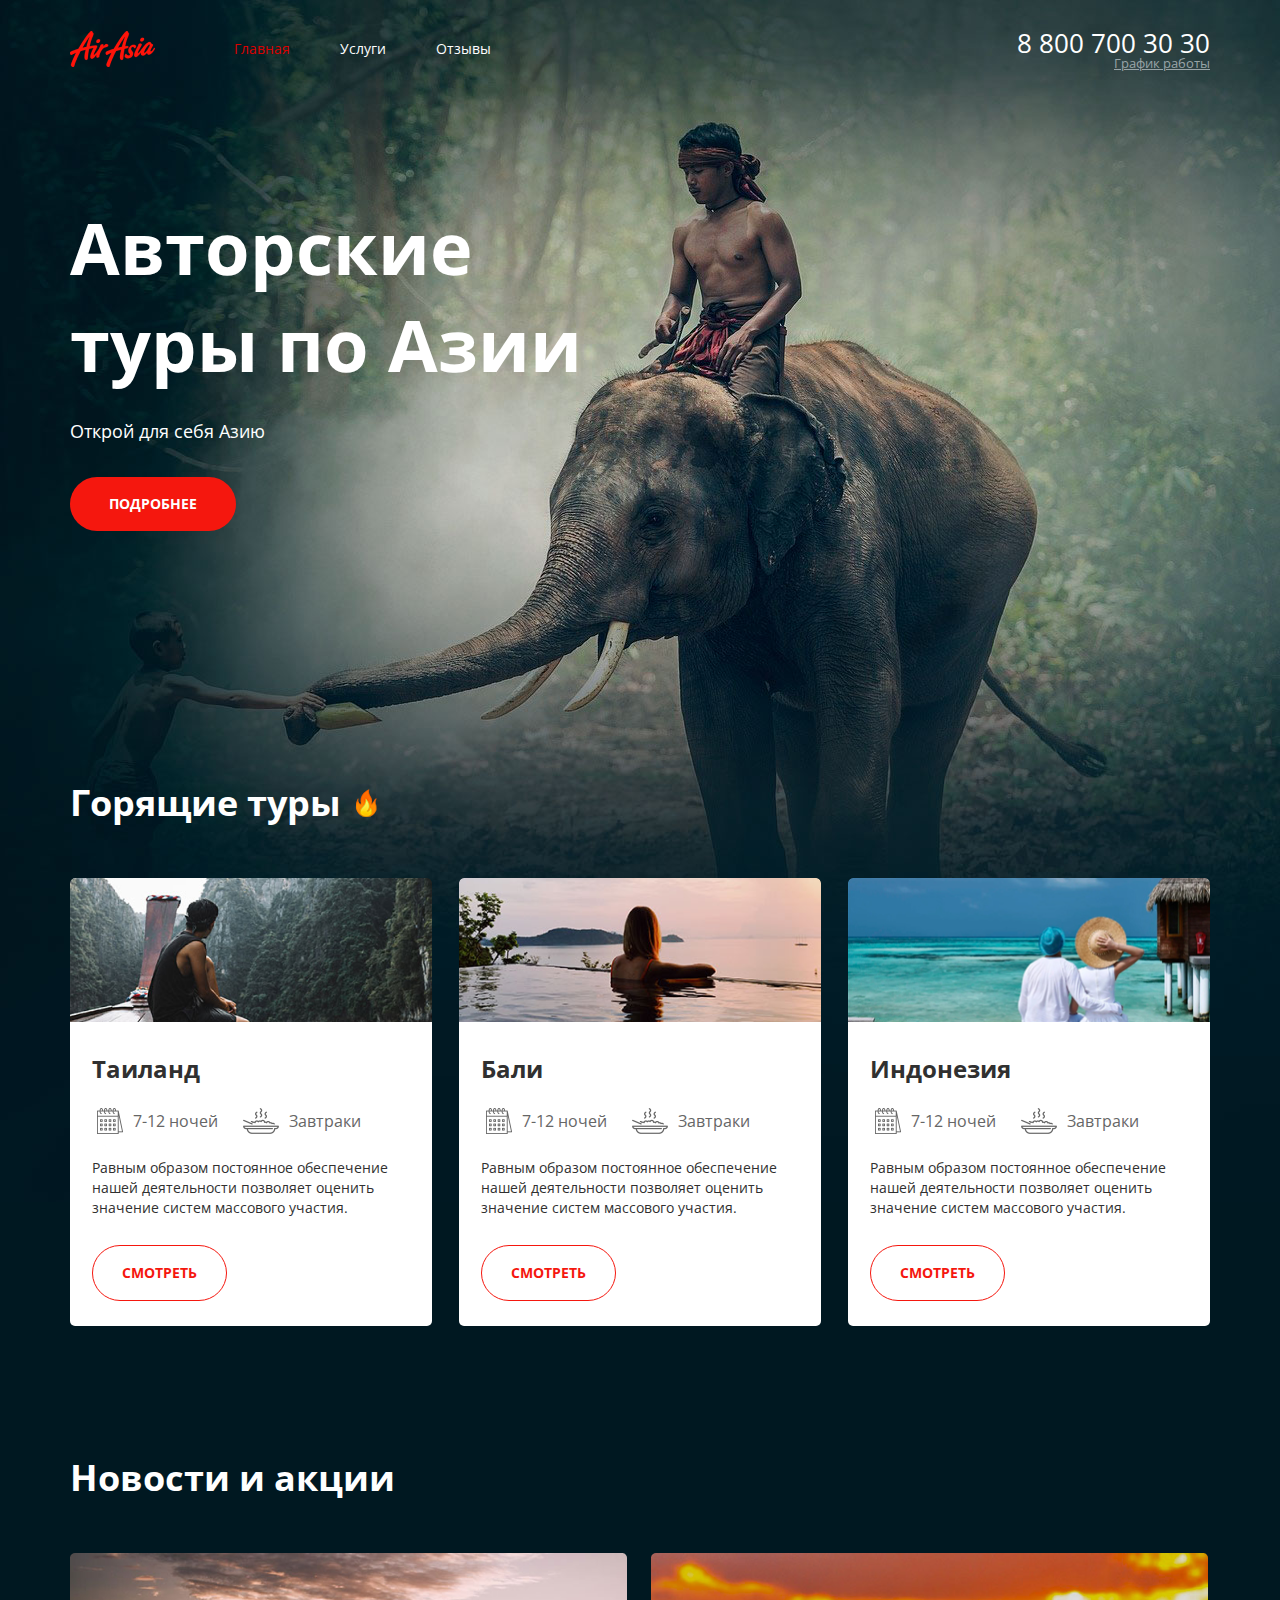
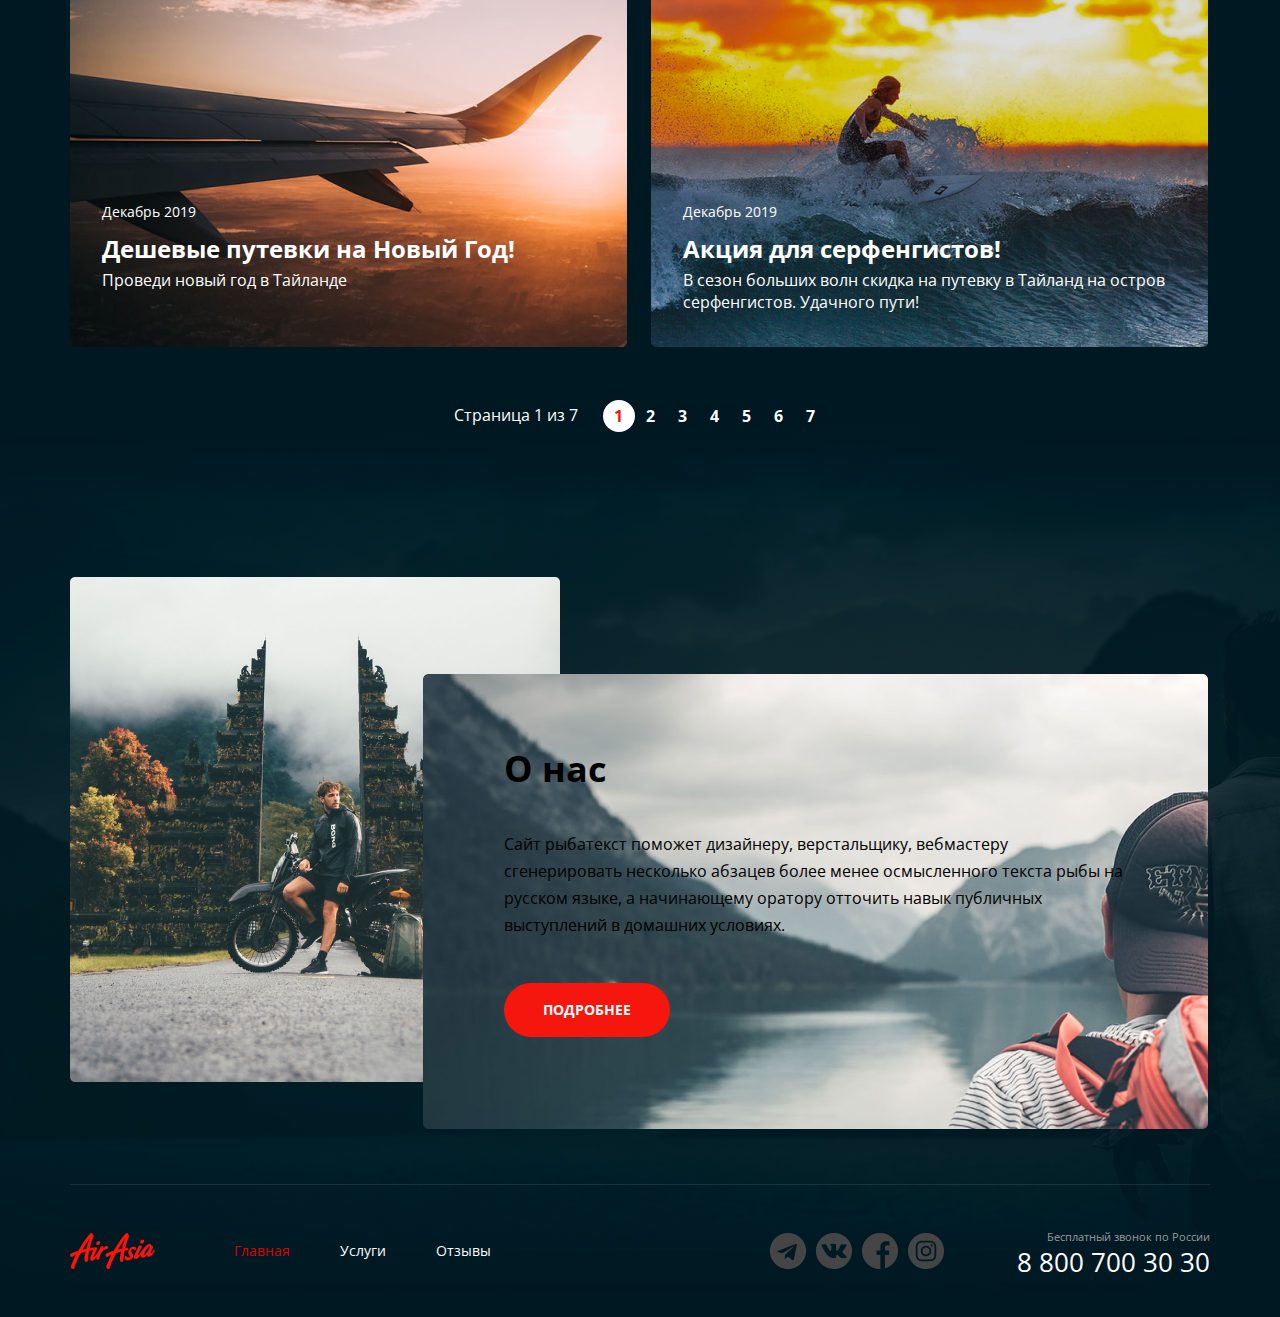
<file: index.html>
<!DOCTYPE html>
<html lang="en">
<head>
  <meta charset="UTF-8">
  <meta http-equiv="X-UA-Compatible" content="IE=edge">
  <meta name="viewport" content="width=device-width, initial-scale=1.0">
  <title>Document</title>
  <link rel="stylesheet" href="./css/main.css">
</head>
<body>
  <div class="wrapper main-page-wrapper">
    <div class="hero">
      <div class="container hero__container">
        <header class="header">
          <div class="header__col">
            <a href="/welcome.html" class="logo">
              <img class="logo__img" src="./img/logo.png" alt="Лого сайта">
            </a>
            <nav class="navigation">
              <ul class="navigation__list">
                <li class="navigation__item navigation__item--active"><a href="./index.html" class="navigation__link">Главная</a></li>
                <li class="navigation__item"><a href="./services.html" class="navigation__link">Услуги</a></li>
                <li class="navigation__item"><a href="./reviews.html" class="navigation__link">Отзывы</a></li>
              </ul>
            </nav>
          </div>
          <div class="header__col header__col--align--right">
            <address class="info">
              <a class="info__tel" href="tel:+78007003030">8 800 700 30 30</a>
              <div class="info__workhours">
                <div class="info__workhours-title">График работы</div>
                <div class="info__dropdown">
                  <div class="dropdown">
                    <div class="dropdown__main">пн-вс: 09:00 - 20:00</div>
                    <div class="dropdown__sub">Обед: 14:00-14:30</div>
                  </div>
                </div>
            </address>
          </div>
        </header>
        <div class="hero__content">
          <h1 class="hero__title">Авторские туры по Азии</h1>
          <h4 class="hero__subtitle">Открой для себя Азию</h4>
          <a href="#" class="btn">Подробнее</a>
        </div>
      </div>
    </div>
    <main class="main-content">
      <section class="section">
        <div class="container">
          <h2 class="section__title section__title--fire">Горящие туры</h2>
          <ul class="tours">
            <li class="tours__item">
              <div class="tours__image-wrapper">
                <img class="tours__image" src="./img/tour-1.png" alt="Таиланд">
              </div>
              <div class="tours__content">
                <h3 class="tours__title">Таиланд</h3>
                <ul class="tours__features">
                  <li class="tours__feature">
                    <img class="tours__feature-img" src="./img/icon-calendar.svg">
                    <div class="tours__feature-text">7-12 ночей</div>
                  </li>
                  <li class="tours__feature">
                    <img class="tours__feature-img" src="./img/icon-meal.svg">
                    <div class="tours__feature-text">Завтраки</div>
                  </li>
                </ul>
                <div class="tours__description">
                  <p>Равным образом постоянное обеспечение нашей деятельности позволяет оценить значение систем массового участия.</p>
                </div>
                <a href="#" class="btn btn--theme-empty btn--size--small">Смотреть</a>
              </div>
            </li>
            <li class="tours__item">
              <div class="tours__image-wrapper">
                <img class="tours__image" src="./img/tour-2.png" alt="Бали">
              </div>
              <div class="tours__content">
                <h3 class="tours__title">Бали</h3>
                <ul class="tours__features">
                  <li class="tours__feature">
                    <img class="tours__feature-img" src="./img/icon-calendar.svg">
                    <div class="tours__feature-text">7-12 ночей</div>
                  </li>
                  <li class="tours__feature">
                    <img class="tours__feature-img" src="./img/icon-meal.svg">
                    <div class="tours__feature-text">Завтраки</div>
                  </li>
                </ul>
                <div class="tours__description">
                  <p>Равным образом постоянное обеспечение нашей деятельности позволяет оценить значение систем массового участия.</p>
                </div>
                <a href="#" class="btn btn--theme-empty btn--size--small">Смотреть</a>
              </div>
            </li>
            <li class="tours__item">
              <div class="tours__image-wrapper">
                <img class="tours__image" src="./img/tour-3.png" alt="Индонезия">
              </div>
              <div class="tours__content">
                <h3 class="tours__title">Индонезия</h3>
                <ul class="tours__features">
                  <li class="tours__feature">
                    <img class="tours__feature-img" src="./img/icon-calendar.svg">
                    <div class="tours__feature-text">7-12 ночей</div>
                  </li>
                  <li class="tours__feature">
                    <img class="tours__feature-img" src="./img/icon-meal.svg">
                    <div class="tours__feature-text">Завтраки</div>
                  </li>
                </ul>
                <div class="tours__description">
                  <p>Равным образом постоянное обеспечение нашей деятельности позволяет оценить значение систем массового участия.</p>
                </div>
                <a href="#" class="btn btn--theme-empty btn--size--small">Смотреть</a>
              </div>
            </li>
          </ul>
      </section>
      <section class="section">
        <div class="container">
          <h2 class="section__title">Новости и акции</h2>
          <ul class="news">
            <li class="news__item">
              <img class="news__background" src="./img/news-1.png">
              <div class="news__content">
                <div class="news__date">Декабрь 2019</div>
                <h3 class="news__title">Дешевые путевки на Новый Год!</h3>
                <p class="news__text">Проведи новый год в Тайланде</p>
              </div>
            </li>
            <li class="news__item">
              <img class="news__background" src="./img/news-2.png">
              <div class="news__content">
                <div class="news__date">Декабрь 2019</div>
                <h3 class="news__title">Акция для серфенгистов!</h3>
                <p class="news__text">В сезон больших волн скидка на путевку в Тайланд на остров серфенгистов. Удачного пути!</p>
              </div>
            </li>
          </ul>
          <div class="pagination news__pagination">
            <div class="pagination__text">Страница 1 из 7</div>
            <ul class="pagination__list">
              <li class="pagination__item pagination__item--active"><a href="" class="pagination__link">1</a></li>
              <li class="pagination__item"><a href="" class="pagination__link">2</a></li>
              <li class="pagination__item"><a href="" class="pagination__link">3</a></li>
              <li class="pagination__item"><a href="" class="pagination__link">4</a></li>
              <li class="pagination__item"><a href="" class="pagination__link">5</a></li>
              <li class="pagination__item"><a href="" class="pagination__link">6</a></li>
              <li class="pagination__item"><a href="" class="pagination__link">7</a></li>
            </ul>
          </div>
        </div>
      </section>
      <aside class="section">
        <div class="container">
          <div class="about">
            <div class="about__content">
              <h2 class="about__title">О нас</h2>
              <div class="about__text">
                <p>
                  Сайт рыбатекст поможет дизайнеру,
                  верстальщику, вебмастеру сгенерировать несколько абзацев более менее осмысленного текста рыбы на русском языке,
                  а начинающему оратору отточить навык публичных выступлений в домашних условиях.
                </p>
              </div>
              <a href="" class="btn">Подробнее</a>
            </div>
          </div>
        </div>
      </aside>
    </main>
    <div class="footer-wrapper">
      <div class="container footer-wrapper__content">
        <footer class="footer">
          <div class="footer__col">
            <a href="/welcome.html" class="logo">
              <img class="logo__img" src="./img/logo.png" alt="Лого сайта">
            </a>
            <nav class="navigation">
              <ul class="navigation__list">
                <li class="navigation__item navigation__item--active"><a href="./index.html" class="navigation__link">Главная</a></li>
                <li class="navigation__item"><a href="./services.html" class="navigation__link">Услуги</a></li>
                <li class="navigation__item"><a href="./reviews.html" class="navigation__link">Отзывы</a></li>
              </ul>
            </nav>
          </div>
          <div class="footer__col footer__col--align--right">
            <div class="social">
              <ul class="social__list">
                <li class="social__item social__item--icon-telegram">
                  <a href="" class="social__link"></a>
                </li>
                <li class="social__item social__item--icon-vk">
                  <a href="" class="social__link"></a>
                </li>
                <li class="social__item social__item--icon-fb">
                  <a href="" class="social__link"></a>
                </li>
                <li class="social__item social__item--icon-insta">
                  <a href="" class="social__link"></a>
                </li>
              </ul>
            </div>
            <div class="info">
              <div class="info__calls">Бесплатный звонок по России</div>
              <a class="info__tel" href="tel:+78007003030">8 800 700 30 30</a>
            </div>
          </div>
        </footer>
      </div>
    </div>
  </div>
</body>
</html>
</file>
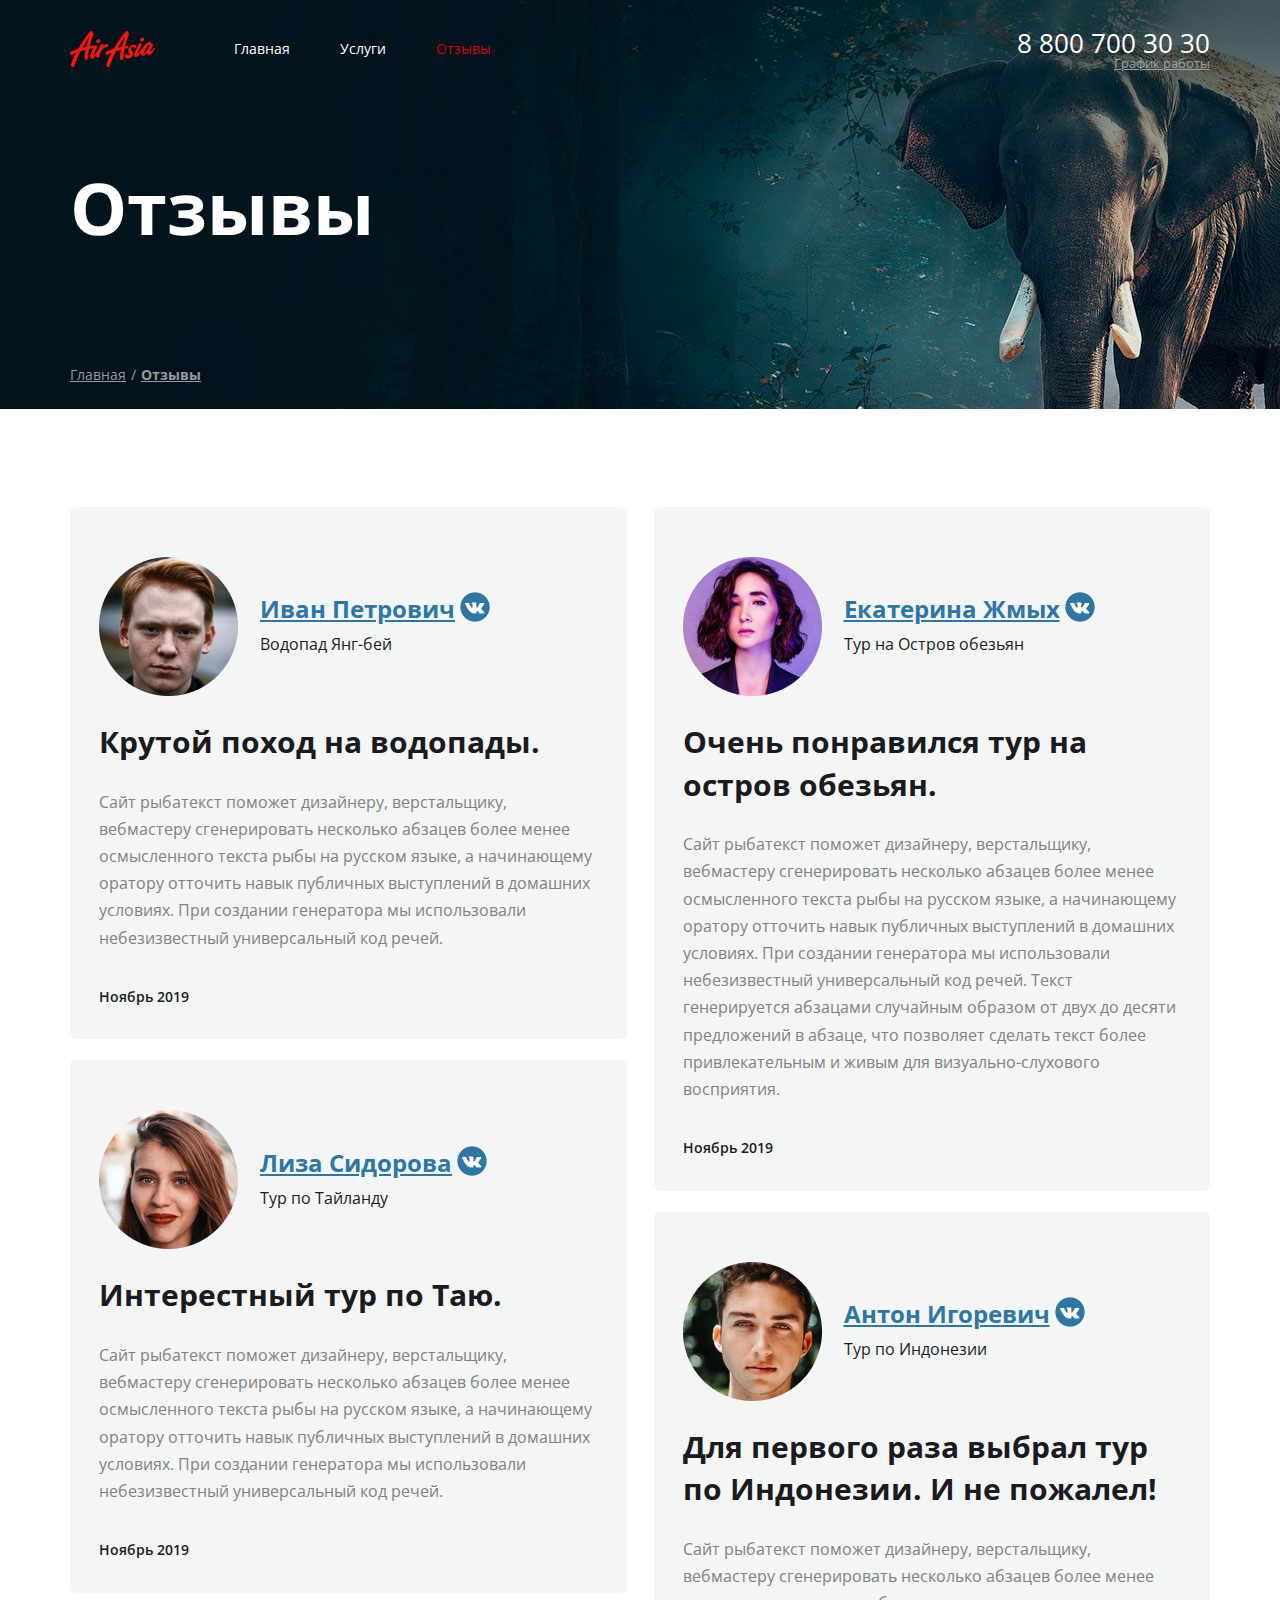
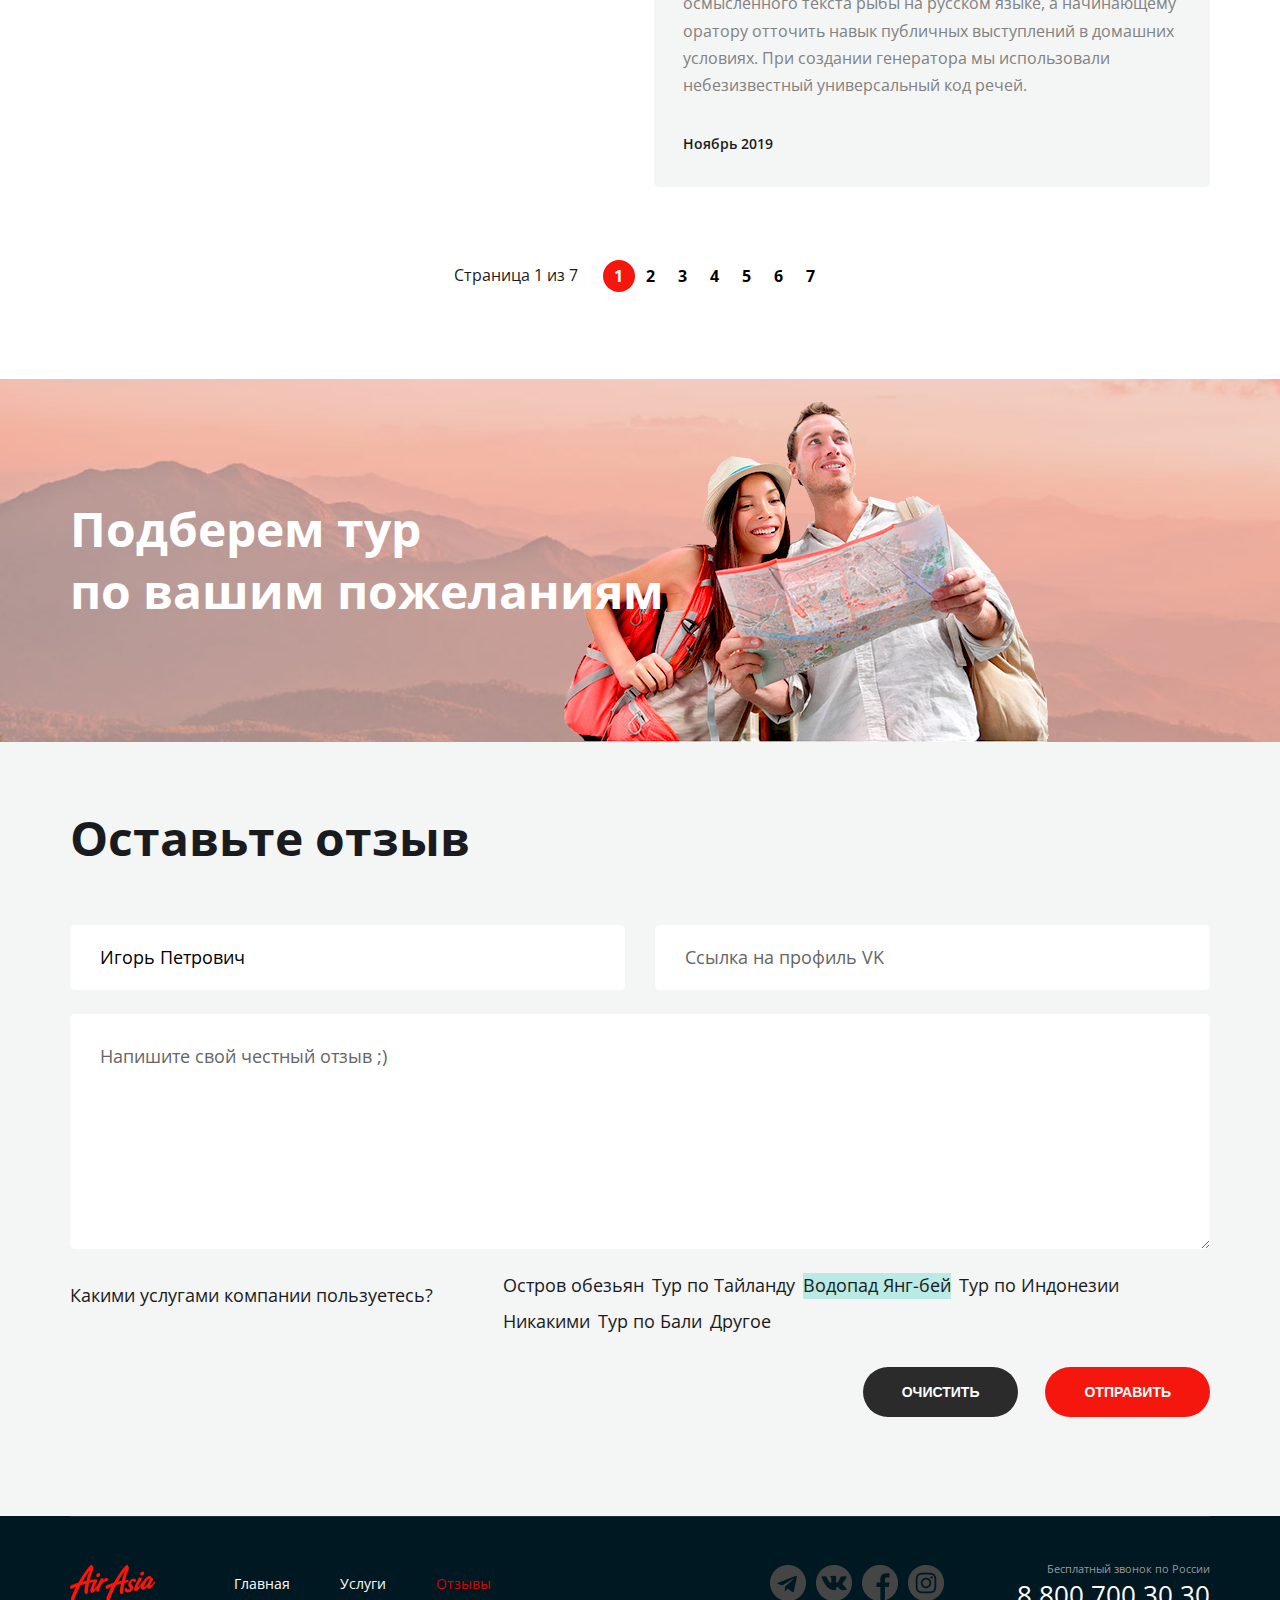
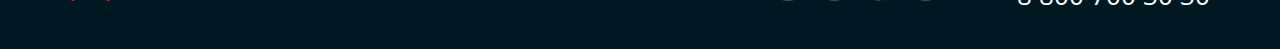
<file: reviews.html>
<!DOCTYPE html>
<html lang="en">
<head>
  <meta charset="UTF-8">
  <meta http-equiv="X-UA-Compatible" content="IE=edge">
  <meta name="viewport" content="width=device-width, initial-scale=1.0">
  <title>Document</title>
  <link rel="stylesheet" href="./css/main.css">
</head>
<body>
  <div class="wrapper">
    <section class="top-line">
      <div class="container top-line__container">
        <header class="header">
          <div class="header__col">
            <a href="/welcome.html" class="logo">
              <img class="logo__img" src="./img/logo.png" alt="Лого сайта">
            </a>
            <nav class="navigation">
              <ul class="navigation__list">
                <li class="navigation__item"><a href="./index.html" class="navigation__link">Главная</a></li>
                <li class="navigation__item"><a href="./services.html" class="navigation__link">Услуги</a></li>
                <li class="navigation__item navigation__item--active"><a href="./reviews.html" class="navigation__link">Отзывы</a></li>
              </ul>
            </nav>
          </div>
          <div class="header__col header__col--align--right">
            <address class="info">
              <a class="info__tel" href="tel:+78007003030">8 800 700 30 30</a>
              <div class="info__workhours">
                <div class="info__workhours-title">График работы</div>
                <div class="info__dropdown">
                  <div class="dropdown">
                    <div class="dropdown__main">пн-вс: 09:00 - 20:00</div>
                    <div class="dropdown__sub">Обед: 14:00-14:30</div>
                  </div>
                </div>
            </address>
          </div>
        </header>
        <h1 class="page-title">Отзывы</h1>
        <nav class="breadcrumbs">
          <ul class="breadcrumbs__list">
            <li class="breadcrumbs__item">
              <a class="breadcrumbs__link" href="./index.html">Главная</a>
            </li>
            <li class="breadcrumbs__item breadcrumbs__item--active">
              <a class="breadcrumbs__link" href="./reviews.html">Отзывы</a>
            </li>
          </ul>
        </nav>
      </div>
    </section>
    <main class="reviews">
      <div class="container">
        <ul class="reviews__list">
          <li class="reviews__item">
            <div class="reviews__header">
              <div class="reviews__photo">
                <div class="avatar">
                  <img src="./img/review-1.png" alt="" class="avatar__img">
                </div>
              </div>
              <div class="reviews__user">
                <a href="#" class="reviews__username">Иван Петрович</a>
                <ul class="reviews__tags">
                  <li class="reviews__tag-item tag tag--color--green">Водопад Янг-бей</li>
                </ul>
              </div>
            </div>
            <div class="reviews__content">
              <h3 class="reviews__title">Крутой поход на водопады.</h3>
              <div class="reviews__text">
                <p>Сайт рыбатекст поможет дизайнеру, верстальщику, вебмастеру сгенерировать несколько абзацев более менее осмысленного текста рыбы на русском языке, а начинающему оратору отточить навык публичных выступлений в домашних условиях. При создании генератора мы использовали небезизвестный универсальный код речей. </p>
              </div>
              <time class="reviews__date">Ноябрь 2019</time>
            </div>
          </li>
          <li class="reviews__item">
            <div class="reviews__header">
              <div class="reviews__photo">
                <div class="avatar">
                  <img src="./img/review-2.png" alt="" class="avatar__img">
                </div>
              </div>
              <div class="reviews__user">
                <a href="#" class="reviews__username">Лиза Сидорова</a>
                <ul class="reviews__tags">
                  <li class="reviews__tag-item tag tag--color--green">Тур по Тайланду</li>
                </ul>
              </div>
            </div>
            <div class="reviews__content">
              <h3 class="reviews__title">Интерестный тур по Таю.</h3>
              <div class="reviews__text">
                <p>Сайт рыбатекст поможет дизайнеру, верстальщику, вебмастеру сгенерировать несколько абзацев более менее осмысленного текста рыбы на русском языке, а начинающему оратору отточить навык публичных выступлений в домашних условиях. При создании генератора мы использовали небезизвестный универсальный код речей. </p>
              </div>
              <time class="reviews__date">Ноябрь 2019</time>
            </div>
          </li>
          <li class="reviews__item">
            <div class="reviews__header">
              <div class="reviews__photo">
                <div class="avatar">
                  <img src="./img/review-3.png" alt="" class="avatar__img">
                </div>
              </div>
              <div class="reviews__user">
                <a href="#" class="reviews__username">Екатерина Жмых</a>
                <ul class="reviews__tags">
                  <li class="reviews__tag-item tag tag--color--green">Тур на Остров обезьян</li>
                </ul>
              </div>
            </div>
            <div class="reviews__content">
              <h3 class="reviews__title">Очень понравился тур на остров обезьян.</h3>
              <div class="reviews__text">
                <p>Сайт рыбатекст поможет дизайнеру, верстальщику, вебмастеру сгенерировать несколько абзацев более менее осмысленного текста рыбы на русском языке, а начинающему оратору отточить навык публичных выступлений в домашних условиях. При создании генератора мы использовали небезизвестный универсальный код речей. Текст генерируется абзацами случайным образом от двух до десяти предложений в абзаце, что позволяет сделать текст более привлекательным и живым для визуально-слухового восприятия.</p>
              </div>
              <time class="reviews__date">Ноябрь 2019</time>
            </div>
          </li>
          <li class="reviews__item">
            <div class="reviews__header">
              <div class="reviews__photo">
                <div class="avatar">
                  <img src="./img/review-4.png" alt="" class="avatar__img">
                </div>
              </div>
              <div class="reviews__user">
                <a href="#" class="reviews__username">Антон Игоревич</a>
                <ul class="reviews__tags">
                  <li class="reviews__tag-item tag tag--color--green">Тур по Индонезии</li>
                </ul>
              </div>
            </div>
            <div class="reviews__content">
              <h3 class="reviews__title">Для первого раза выбрал тур по Индонезии. И не пожалел!</h3>
              <div class="reviews__text">
                <p>Сайт рыбатекст поможет дизайнеру, верстальщику, вебмастеру сгенерировать несколько абзацев более менее осмысленного текста рыбы на русском языке, а начинающему оратору отточить навык публичных выступлений в домашних условиях. При создании генератора мы использовали небезизвестный универсальный код речей.</p>
              </div>
              <time class="reviews__date">Ноябрь 2019</time>
            </div>
          </li>
        </ul>
        <div class="pagination pagination--theme--light">
          <div class="pagination__text">Страница 1 из 7</div>
          <ul class="pagination__list">
            <li class="pagination__item pagination__item--active"><a href="" class="pagination__link">1</a></li>
            <li class="pagination__item"><a href="" class="pagination__link">2</a></li>
            <li class="pagination__item"><a href="" class="pagination__link">3</a></li>
            <li class="pagination__item"><a href="" class="pagination__link">4</a></li>
            <li class="pagination__item"><a href="" class="pagination__link">5</a></li>
            <li class="pagination__item"><a href="" class="pagination__link">6</a></li>
            <li class="pagination__item"><a href="" class="pagination__link">7</a></li>
          </ul>
        </div>
      </div>
    </main>
    <section class="promo">
      <div class="container">
        <h2 class="promo-title">Подберем тур по&nbsp;вашим пожеланиям</h2>
      </div>
    </section>
    <section class="inner-section inner-section--bg--gray inner-section--padding--small">
      <div class="container">
        <h2 class="inner-section__title">Оставьте отзыв</h2>
        <form action="" class="form">
          <div class="form__row">
            <input type="text" placeholder="ФИО" class="form__input" value="Игорь Петрович ">
            <input type="text" placeholder="Ссылка на профиль VK" class="form__input">
          </div>
          <div class="form__row">
            <textarea placeholder="Напишите свой честный отзыв ;)" class="form__input form__input--textarea"></textarea>
          </div>
          <div class="form__controls">
            <div class="form__controls-question">Какими услугами компании пользуетесь?</div>
            <ul class="controls">
              <li class="controls__item">
                <label class="controls__elem">
                  <input type="checkbox" class="controls__checkbox">
                  <div class="tag controls__tag">Остров обезьян</div>
                </label>
              </li>
              <li class="controls__item">
                <label class="controls__elem">
                  <input type="checkbox" class="controls__checkbox">
                  <div class="tag controls__tag">Тур по Тайланду</div>
                </label>
              </li>
              <li class="controls__item">
                <label class="controls__elem">
                  <input type="checkbox" class="controls__checkbox" checked>
                  <div class="tag controls__tag">Водопад Янг-бей</div>
                </label>
              </li>
              <li class="controls__item">
                <label class="controls__elem">
                  <input type="checkbox" class="controls__checkbox">
                  <div class="tag controls__tag">Тур по Индонезии</div>
                </label>
              </li>
              <li class="controls__item">
                <label class="controls__elem">
                  <input type="checkbox" class="controls__checkbox">
                  <div class="tag controls__tag">Никакими</div>
                </label>
              </li>
              <li class="controls__item">
                <label class="controls__elem">
                  <input type="checkbox" class="controls__checkbox">
                  <div class="tag controls__tag">Тур по Бали</div>
                </label>
              </li>
              <li class="controls__item">
                <label class="controls__elem">
                  <input type="checkbox" class="controls__checkbox">
                  <div class="tag controls__tag">Другое</div>
                </label>
              </li>
            </ul>
          </div>
          <div class="form__bottom">
            <button type="reset" class="btn btn--theme--dark form__btn">Очистить</button>
            <button type="submit" class="btn form__btn">Отправить</button>
          </div>
        </form>
      </div>
    </section>
    <div class="footer-wrapper">
      <div class="container footer-wrapper__content">
        <footer class="footer">
          <div class="footer__col">
            <a href="/welcome.html" class="logo">
              <img class="logo__img" src="./img/logo.png" alt="Лого сайта">
            </a>
            <nav class="navigation">
              <ul class="navigation__list">
                <li class="navigation__item"><a href="./index.html" class="navigation__link">Главная</a></li>
                <li class="navigation__item"><a href="./services.html" class="navigation__link">Услуги</a></li>
                <li class="navigation__item navigation__item--active"><a href="./reviews.html" class="navigation__link">Отзывы</a></li>
              </ul>
            </nav>
          </div>
          <div class="footer__col footer__col--align--right">
            <div class="social">
              <ul class="social__list">
                <li class="social__item social__item--icon-telegram">
                  <a href="" class="social__link"></a>
                </li>
                <li class="social__item social__item--icon-vk">
                  <a href="" class="social__link"></a>
                </li>
                <li class="social__item social__item--icon-fb">
                  <a href="" class="social__link"></a>
                </li>
                <li class="social__item social__item--icon-insta">
                  <a href="" class="social__link"></a>
                </li>
              </ul>
            </div>
            <div class="info">
              <div class="info__calls">Бесплатный звонок по России</div>
              <a class="info__tel" href="tel:+78007003030">8 800 700 30 30</a>
            </div>
          </div>
        </footer>
      </div>
    </div>
  </div>
</body>
</html>
</file>
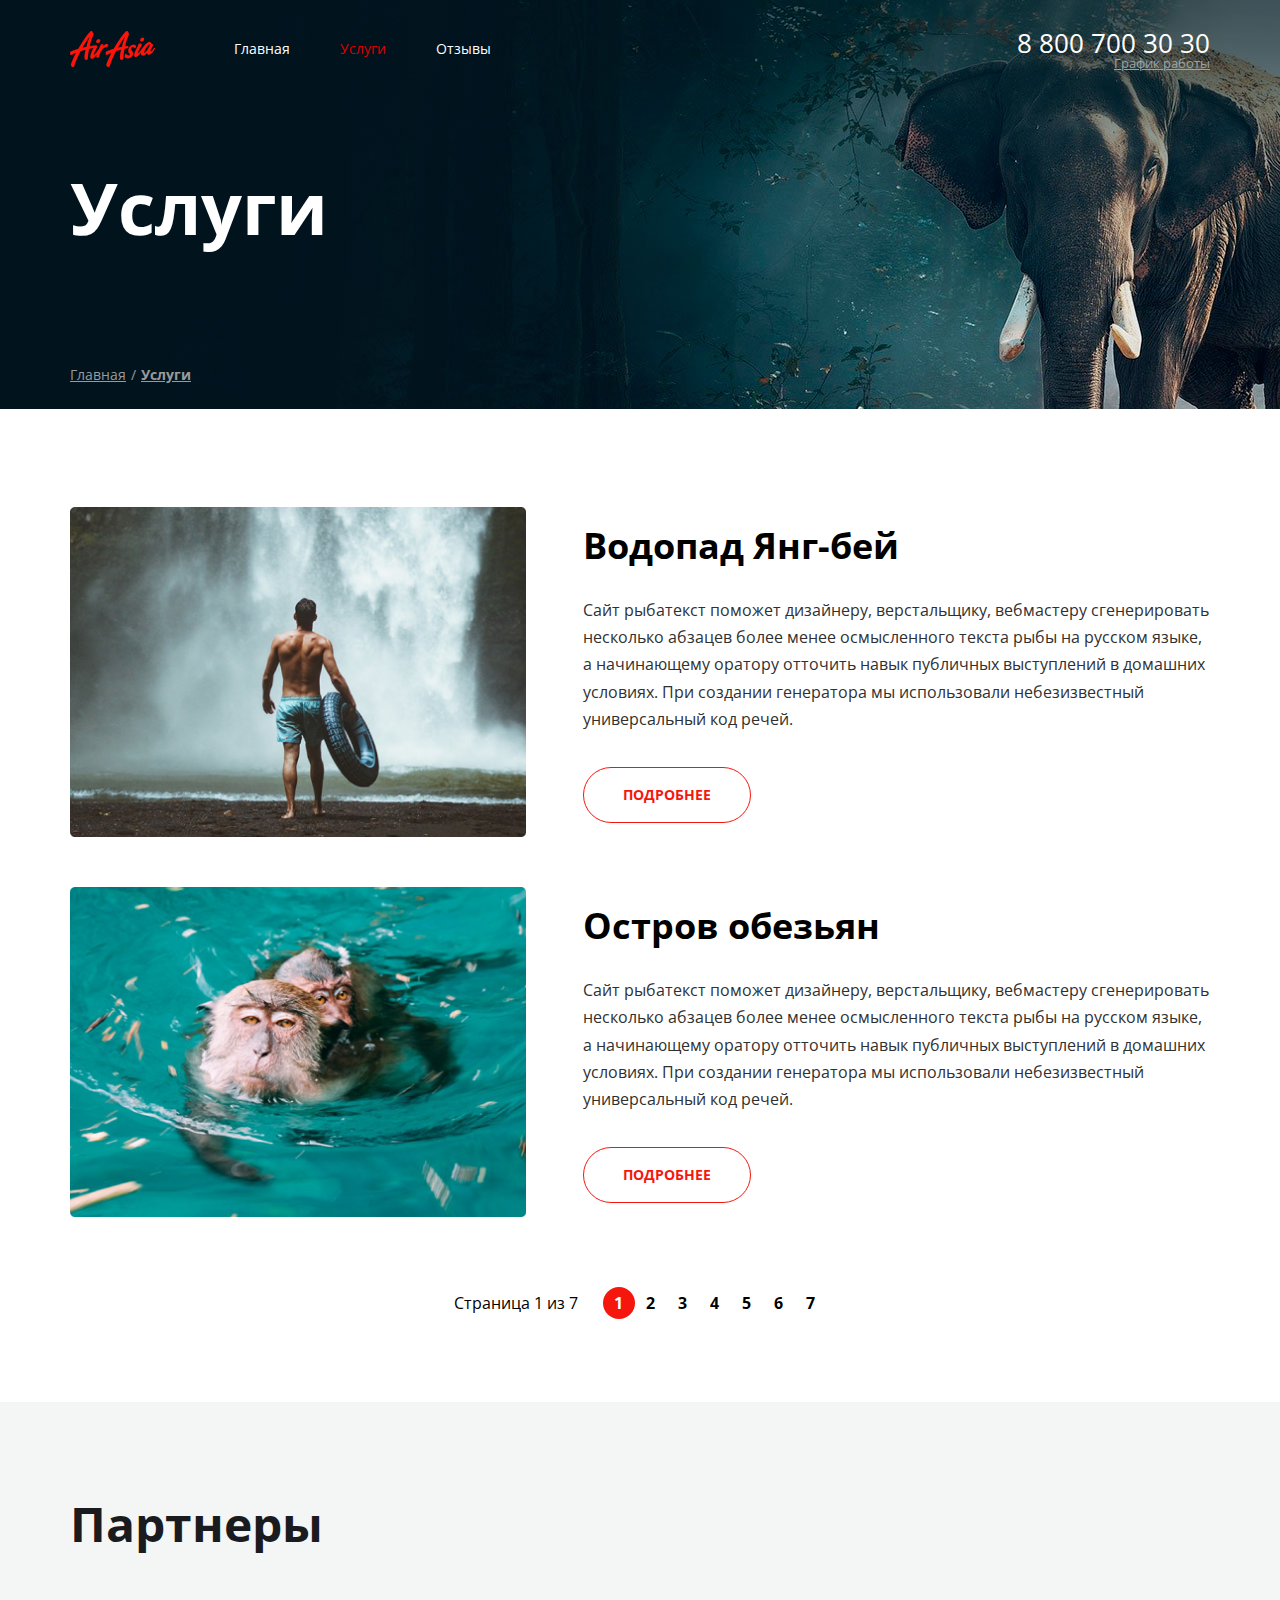
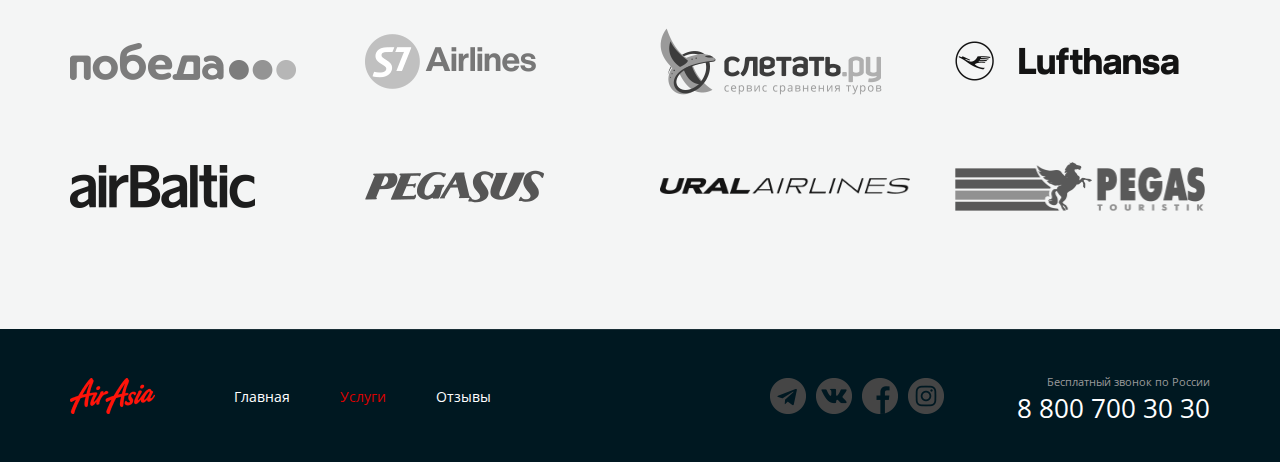
<file: services.html>
<!DOCTYPE html>
<html lang="en">
<head>
  <meta charset="UTF-8">
  <meta http-equiv="X-UA-Compatible" content="IE=edge">
  <meta name="viewport" content="width=device-width, initial-scale=1.0">
  <title>Document</title>
  <link rel="stylesheet" href="./css/main.css">
</head>
<body>
  <div class="wrapper">
    <section class="top-line">
      <div class="container top-line__container">
        <header class="header">
          <div class="header__col">
            <a href="/welcome.html" class="logo">
              <img class="logo__img" src="./img/logo.png" alt="Лого сайта">
            </a>
            <nav class="navigation">
              <ul class="navigation__list">
                <li class="navigation__item"><a href="./index.html" class="navigation__link">Главная</a></li>
                <li class="navigation__item navigation__item--active"><a href="./services.html" class="navigation__link">Услуги</a></li>
                <li class="navigation__item"><a href="./reviews.html" class="navigation__link">Отзывы</a></li>
              </ul>
            </nav>
          </div>
          <div class="header__col header__col--align--right">
            <address class="info">
              <a class="info__tel" href="tel:+78007003030">8 800 700 30 30</a>
              <div class="info__workhours">
                <div class="info__workhours-title">График работы</div>
                <div class="info__dropdown">
                  <div class="dropdown">
                    <div class="dropdown__main">пн-вс: 09:00 - 20:00</div>
                    <div class="dropdown__sub">Обед: 14:00-14:30</div>
                  </div>
                </div>
            </address>
          </div>
        </header>
        <h1 class="page-title">Услуги</h1>
        <nav class="breadcrumbs">
          <ul class="breadcrumbs__list">
            <li class="breadcrumbs__item">
              <a class="breadcrumbs__link" href="">Главная</a>
            </li>
            <li class="breadcrumbs__item breadcrumbs__item--active">
              <a class="breadcrumbs__link" href="">Услуги</a>
            </li>
          </ul>
        </nav>
      </div>
    </section>
    <main class="services">
      <div class="container">
        <ul class="services__list">
          <li class="services__item">
            <div class="services__img-wrapper">
              <img src="./img/service-1.png" alt="waterfall" class="services__img">
            </div>
            <div class="services__content">
              <h2 class="services__title">Водопад Янг-бей</h2>
              <div class="services__text">
                <p>Сайт рыбатекст поможет дизайнеру, верстальщику, вебмастеру сгенерировать несколько абзацев более менее осмысленного текста рыбы на русском языке, а начинающему оратору отточить навык публичных выступлений в домашних условиях. При создании генератора мы использовали небезизвестный универсальный код речей.</p>
              </div>
              <a href="" class="btn btn--theme-empty">Подробнее</a>
            </div>
          </li>
          <li class="services__item">
            <div class="services__img-wrapper">
              <img src="./img/service-2.png" alt="monkeys" class="services__img">
            </div>
            <div class="services__content">
              <h2 class="services__title">Остров обезьян</h2>
              <div class="services__text">
                <p>Сайт рыбатекст поможет дизайнеру, верстальщику, вебмастеру сгенерировать несколько абзацев более менее осмысленного текста рыбы на русском языке, а начинающему оратору отточить навык публичных выступлений в домашних условиях. При создании генератора мы использовали небезизвестный универсальный код речей.</p>
              </div>
              <a href="" class="btn btn--theme-empty">Подробнее</a>
            </div>
          </li>
        </ul>
        <div class="pagination pagination--theme--light">
          <div class="pagination__text">Страница 1 из 7</div>
          <ul class="pagination__list">
            <li class="pagination__item pagination__item--active"><a href="" class="pagination__link">1</a></li>
            <li class="pagination__item"><a href="" class="pagination__link">2</a></li>
            <li class="pagination__item"><a href="" class="pagination__link">3</a></li>
            <li class="pagination__item"><a href="" class="pagination__link">4</a></li>
            <li class="pagination__item"><a href="" class="pagination__link">5</a></li>
            <li class="pagination__item"><a href="" class="pagination__link">6</a></li>
            <li class="pagination__item"><a href="" class="pagination__link">7</a></li>
          </ul>
        </div>
      </div>
    </main>
    <section class="inner-section inner-section--bg--gray">
      <div class="container">
        <h2 class="inner-section__title">Партнеры</h2>
        <ul class="parthners">
          <li class="parthners__item">
            <a href="" class="parthers__link">
              <img src="./img/parthner-1.png" alt="parthner logo">
            </a>
          </li>
          <li class="parthners__item">
            <a href="" class="parthers__link">
              <img src="./img/parthner-2.png" alt="parthner logo">
            </a>
          </li>
          <li class="parthners__item">
            <a href="" class="parthers__link">
              <img src="./img/parthner-3.png" alt="parthner logo">
            </a>
          </li>
          <li class="parthners__item">
            <a href="" class="parthers__link">
              <img src="./img/parthner-4.png" alt="parthner logo">
            </a>
          </li>
          <li class="parthners__item">
            <a href="" class="parthers__link">
              <img src="./img/parthner-5.png" alt="parthner logo">
            </a>
          </li>
          <li class="parthners__item">
            <a href="" class="parthers__link">
              <img src="./img/parthner-6.png" alt="parthner logo">
            </a>
          </li>
          <li class="parthners__item">
            <a href="" class="parthers__link">
              <img src="./img/parthner-7.png" alt="parthner logo">
            </a>
          </li>
          <li class="parthners__item">
            <a href="" class="parthers__link">
              <img src="./img/parthner-8.png" alt="parthner logo">
            </a>
          </li>
        </ul>
      </div>
    </section>
    <div class="footer-wrapper">
      <div class="container footer-wrapper__content">
        <footer class="footer">
          <div class="footer__col">
            <a href="/welcome.html" class="logo">
              <img class="logo__img" src="./img/logo.png" alt="Лого сайта">
            </a>
            <nav class="navigation">
              <ul class="navigation__list">
                <li class="navigation__item"><a href="./index.html" class="navigation__link">Главная</a></li>
                <li class="navigation__item navigation__item--active"><a href="./services.html" class="navigation__link">Услуги</a></li>
                <li class="navigation__item"><a href="./reviews.html" class="navigation__link">Отзывы</a></li>
              </ul>
            </nav>
          </div>
          <div class="footer__col footer__col--align--right">
            <div class="social">
              <ul class="social__list">
                <li class="social__item social__item--icon-telegram">
                  <a href="" class="social__link"></a>
                </li>
                <li class="social__item social__item--icon-vk">
                  <a href="" class="social__link"></a>
                </li>
                <li class="social__item social__item--icon-fb">
                  <a href="" class="social__link"></a>
                </li>
                <li class="social__item social__item--icon-insta">
                  <a href="" class="social__link"></a>
                </li>
              </ul>
            </div>
            <div class="info">
              <div class="info__calls">Бесплатный звонок по России</div>
              <a class="info__tel" href="tel:+78007003030">8 800 700 30 30</a>
            </div>
          </div>
        </footer>
      </div>
    </div>
  </div>
</body>
</html>
</file>
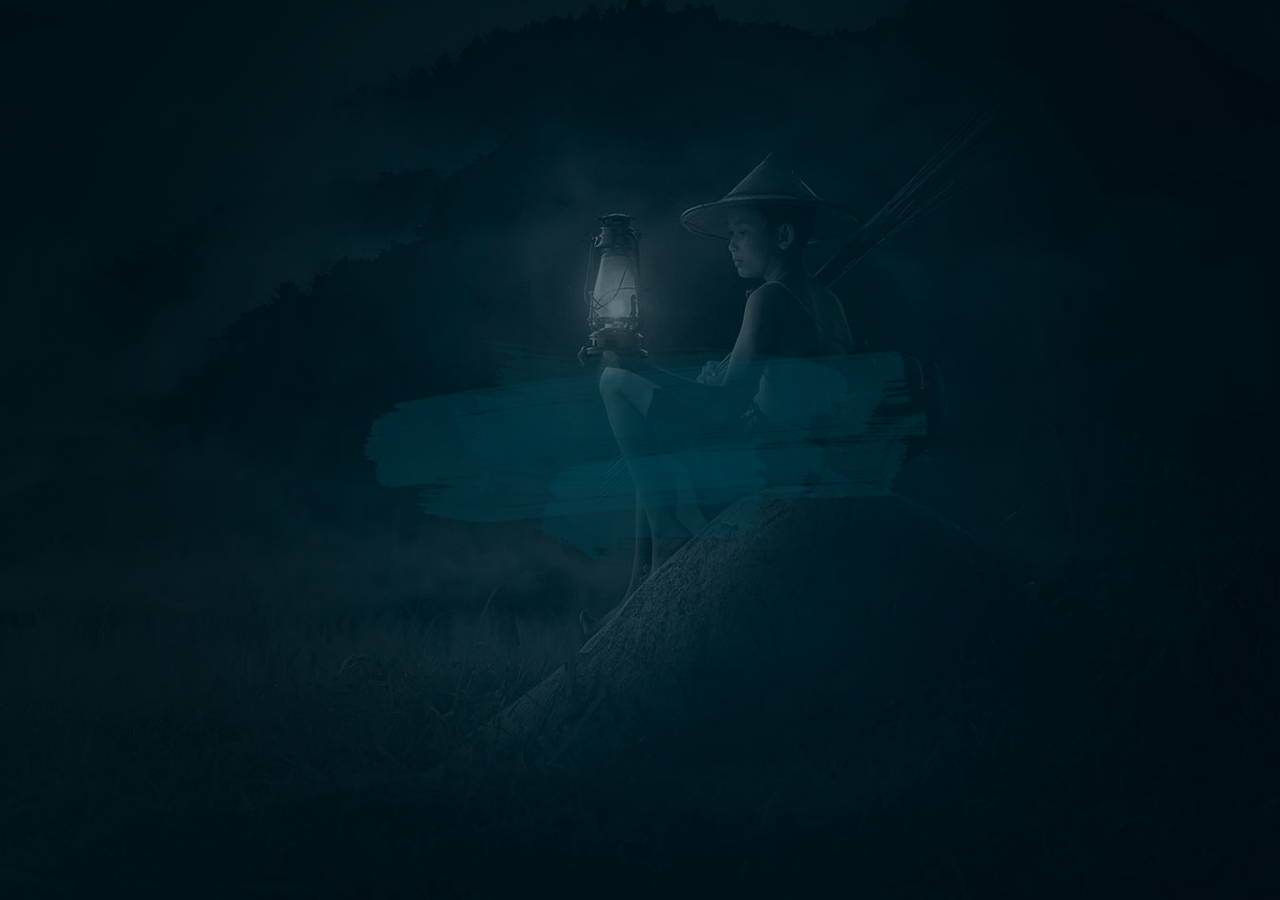
<file: welcome.html>
<!DOCTYPE html>
<html lang="en">
<head>
  <meta charset="UTF-8">
  <meta http-equiv="X-UA-Compatible" content="IE=edge">
  <meta name="viewport" content="width=device-width, initial-scale=1.0">
  <title>Document</title>
  <link rel="stylesheet" href="./css/main.css">
</head>
<body>
  <div class="welcome">
    <div class="welcome__container">
      <div class="animated animated--asia">
        <img src="./img/welcome-logo.png" alt="animated logo" class="animated__img">
        <div class="animated__text">Открой для себя Азию</div>
        <a href="./index.html " class="btn">войти</a>
      </div>
    </div>
  </div>
</body>
</html>
</file>
<file: css/main.css>
@import url('https://fonts.googleapis.com/css2?family=Open+Sans:wght@400;600;700&display=swap');
@import url('./layout.css');
@import url('./btn.css');
@import url('./hero.css');
@import url('./header.css');
@import url('./navigation.css');
@import url('./info.css');
@import url('./section.css');
@import url('./tours.css');
@import url('./news.css');
@import url('./pagination.css');
@import url('./about.css');
@import url('./footer.css');
@import url('./social.css');
@import url('./top-line.css');
@import url('./breadcrumbs.css');
@import url('./services.css');
@import url('./inner-section.css');
@import url('./parthners.css');
@import url('./reviews.css');
@import url('./promo.css');
@import url('./form.css');
@import url('./controls.css');
@import url('./welcome.css');
@import url('./dropdown.css');
</file>
